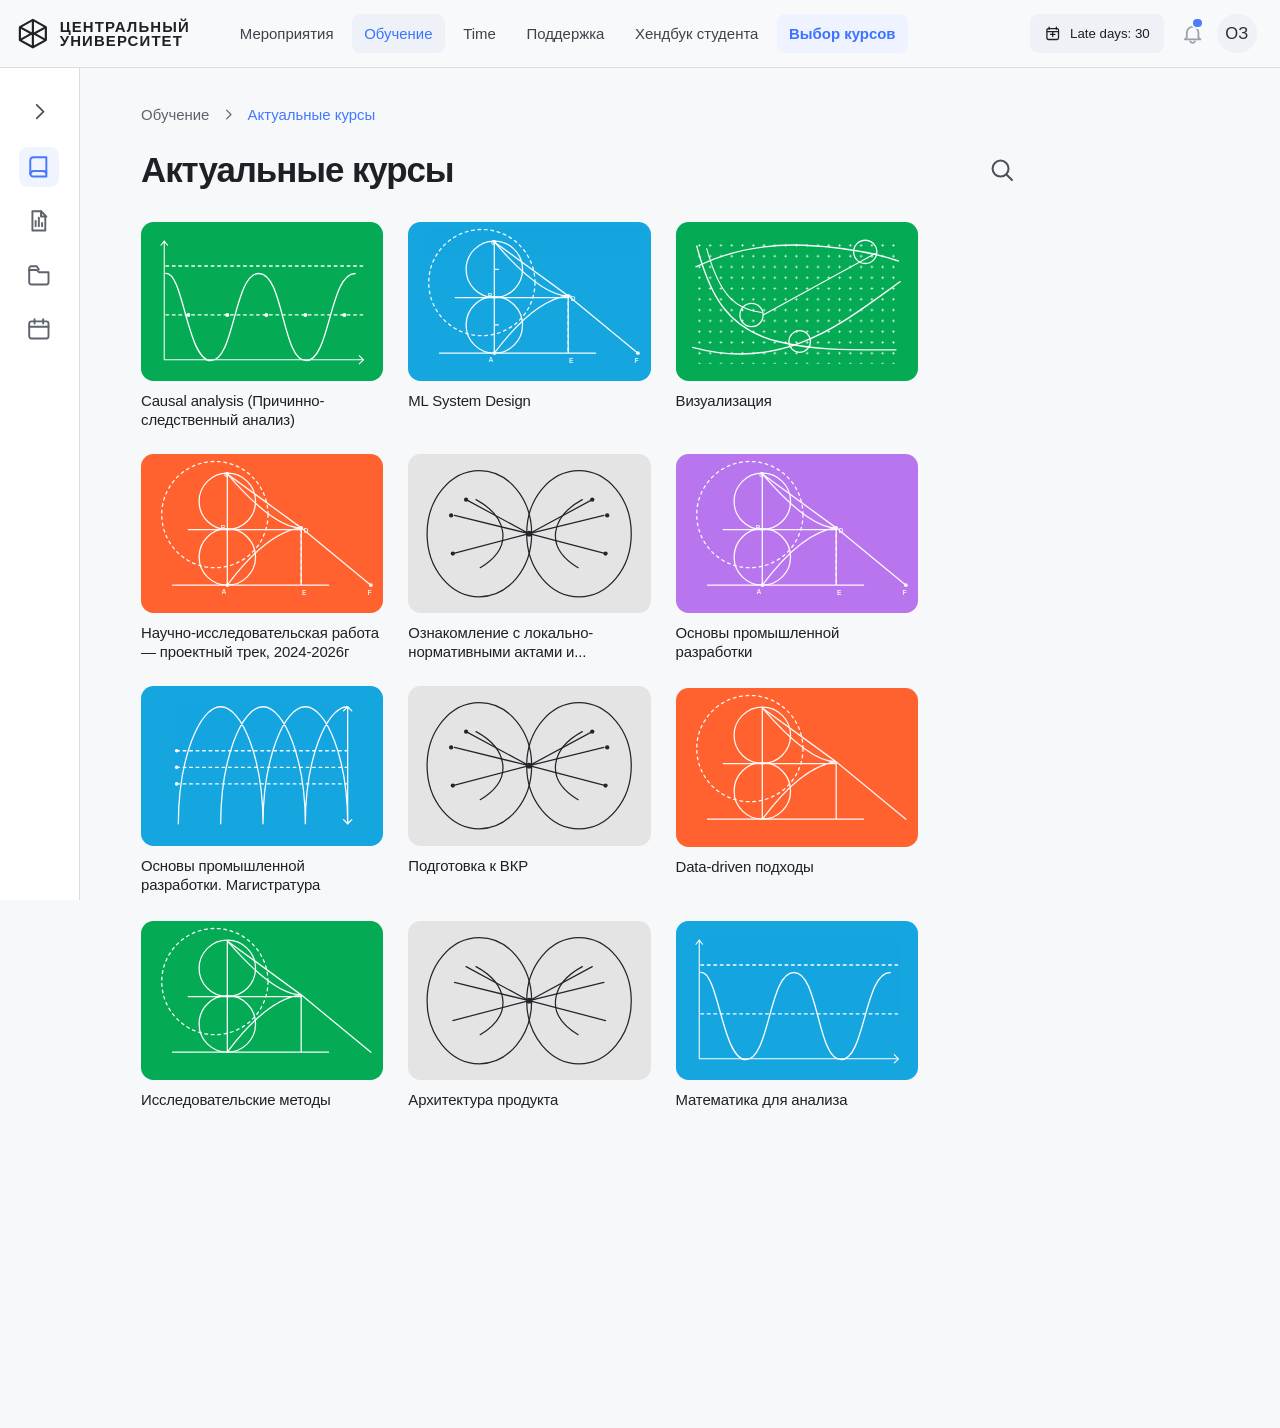
<file: static/lms.html>
<!DOCTYPE html>
<html lang="ru">
<head>
  <meta charset="UTF-8" />
  <meta name="viewport" content="width=device-width, initial-scale=1.0" />
  <title>Актуальные курсы — Центральный университет</title>
  <link rel="stylesheet" href="/static/lms.css" />
</head>
<body>
  <header class="topbar">
    <div class="brand">
      <svg class="brand-mark" viewBox="0 0 46 46" aria-hidden="true">
        <path d="M22 4 4 14v18l18 10 18-10V14L22 4Z" fill="none" stroke="currentColor" stroke-width="3" stroke-linejoin="round"/>
        <path d="M22 4v38M4 14l18 10 18-10M4 32l18-10 18 10" fill="none" stroke="currentColor" stroke-width="3" stroke-linejoin="round"/>
      </svg>
      <div class="brand-text">
        <span>ЦЕНТРАЛЬНЫЙ</span>
        <span>УНИВЕРСИТЕТ</span>
      </div>
    </div>

    <nav class="main-nav" aria-label="Основная навигация">
      <a href="#">Мероприятия</a>
      <a class="active" href="#">Обучение</a>
      <a href="#">Time</a>
      <a href="#">Поддержка</a>
      <a href="#">Хендбук студента</a>
      <a class="course-choice" href="/">Выбор курсов</a>
    </nav>

    <div class="top-actions">
      <button class="late-days" type="button">
        <svg viewBox="0 0 24 24" aria-hidden="true"><path d="M7 3v3M17 3v3M4.5 9h15M6 5h12a2 2 0 0 1 2 2v11a2 2 0 0 1-2 2H6a2 2 0 0 1-2-2V7a2 2 0 0 1 2-2Z"/><path d="M9 13h6M12 10v6"/></svg>
        <span>Late days: 30</span>
      </button>
      <button class="bell" type="button" aria-label="Уведомления">
        <span class="dot"></span>
        <svg viewBox="0 0 24 24" aria-hidden="true"><path d="M18 16v-5a6 6 0 0 0-12 0v5l-2 2h16l-2-2Z"/><path d="M9.5 20a2.8 2.8 0 0 0 5 0"/></svg>
      </button>
      <div class="avatar">ОЗ</div>
    </div>
  </header>

  <div class="layout">
    <aside class="sidebar" aria-label="Боковая навигация">
      <button class="collapse" type="button" aria-label="Свернуть меню">
        <svg viewBox="0 0 24 24"><path d="m9 5 7 7-7 7"/></svg>
      </button>
      <div class="side-icons">
        <button class="side-icon active" type="button" aria-label="Курсы">
          <svg viewBox="0 0 24 24"><path d="M4 5.8A3 3 0 0 1 7 3h12v15.2A2.8 2.8 0 0 0 16.2 16H7a3 3 0 0 0-3 3V5.8Z"/><path d="M4 19a3 3 0 0 1 3-3h9.2A2.8 2.8 0 0 1 19 18.8V21H7a3 3 0 0 1-3-2Z"/></svg>
        </button>
        <button class="side-icon" type="button" aria-label="Статистика">
          <svg viewBox="0 0 24 24"><path d="M6 3h8l4 4v14H6V3Z"/><path d="M14 3v5h5"/><path d="M9 17v-5M12 17V9M15 17v-3"/></svg>
        </button>
        <button class="side-icon" type="button" aria-label="Файлы">
          <svg viewBox="0 0 24 24"><path d="M3 7.5h7l2 2h9v9.5a2 2 0 0 1-2 2H5a2 2 0 0 1-2-2V7.5Z"/><path d="M3 8V6a2 2 0 0 1 2-2h5l2 3"/></svg>
        </button>
        <button class="side-icon" type="button" aria-label="Календарь">
          <svg viewBox="0 0 24 24"><path d="M5 5h14a2 2 0 0 1 2 2v12a2 2 0 0 1-2 2H5a2 2 0 0 1-2-2V7a2 2 0 0 1 2-2Z"/><path d="M8 3v4M16 3v4M3 10h18"/></svg>
        </button>
      </div>
    </aside>

    <main class="content">
      <div class="breadcrumbs">
        <span>Обучение</span>
        <svg viewBox="0 0 24 24"><path d="m9 5 7 7-7 7"/></svg>
        <a href="#">Актуальные курсы</a>
      </div>

      <div class="page-head">
        <h1>Актуальные курсы</h1>
        <button class="search" type="button" aria-label="Поиск">
          <svg viewBox="0 0 24 24"><path d="m21 21-4.4-4.4"/><circle cx="11" cy="11" r="7"/></svg>
        </button>
      </div>

      <section class="course-grid" aria-label="Список курсов">
        <article class="course-card">
          <div class="cover green">
            <svg class="art wave" viewBox="0 0 292 192" aria-hidden="true">
              <path d="M28 166H268M28 166V23" class="thin"/>
              <path d="M263 161l5 5-5 5M24 28l4-5 4 5" class="thin"/>
              <path d="M30 53H267M30 112H267" class="dash"/>
              <path d="M30 62c21-2 26 105 54 105 29 0 28-105 58-105s28 105 57 105c29 0 28-105 59-105" class="main-line"/>
              <circle cx="57" cy="112" r="2.4"/><circle cx="104" cy="112" r="2.4"/><circle cx="151" cy="112" r="2.4"/><circle cx="198" cy="112" r="2.4"/><circle cx="245" cy="112" r="2.4"/>
            </svg>
          </div>
          <h2>Causal analysis (Причинно-следственный анализ)</h2>
        </article>

        <article class="course-card">
          <div class="cover blue">
            <svg class="art geometry" viewBox="0 0 292 192" aria-hidden="true">
              <circle cx="89" cy="73" r="64" class="dash"/>
              <circle cx="104" cy="57" r="34"/>
              <circle cx="104" cy="124" r="34"/>
              <path d="M104 24v134M38 158h188M104 24 193 89 277 158M104 158c33-44 62-66 89-69M104 24c37 43 66 65 89 65M57 91H193M193 89v69M193 89h3M105 57h4M105 124h4"/>
              <path d="M193 89v69" class="dash"/>
              <circle cx="104" cy="24" r="2.2"/><circle cx="104" cy="158" r="2.2"/><circle cx="193" cy="89" r="2.2"/><circle cx="277" cy="158" r="2.2"/>
              <text x="97" y="169">A</text><text x="96" y="92">B</text><text x="100" y="28">C</text><text x="196" y="95">D</text><text x="194" y="170">E</text><text x="273" y="170">F</text>
            </svg>
          </div>
          <h2>ML System Design</h2>
        </article>

        <article class="course-card">
          <div class="cover green dots">
            <svg class="art viz" viewBox="0 0 292 192" aria-hidden="true">
              <path d="M25 29c15 57 36 100 98 115 43 11 87 10 142 10" class="main-line"/>
              <path d="M24 54c33-16 77-28 130-26 44 2 79 7 114 19" class="main-line"/>
              <path d="M20 151c44 12 86 11 129-5 45-17 79-44 121-74" class="main-line"/>
              <path d="M37 32c16 59 37 74 66 77" class="thin"/>
              <path d="M105 112 240 38" class="thin"/>
              <circle cx="91" cy="112" r="14"/><circle cx="149" cy="144" r="13"/><circle cx="228" cy="36" r="14"/>
            </svg>
          </div>
          <h2>Визуализация</h2>
        </article>

        <article class="course-card">
          <div class="cover orange">
            <svg class="art geometry" viewBox="0 0 292 192" aria-hidden="true">
              <circle cx="89" cy="73" r="64" class="dash"/>
              <circle cx="104" cy="57" r="34"/>
              <circle cx="104" cy="124" r="34"/>
              <path d="M104 24v134M38 158h188M104 24 193 89 277 158M104 158c33-44 62-66 89-69M104 24c37 43 66 65 89 65M57 91H193M193 89v69"/>
              <path d="M193 89v69" class="dash"/>
              <circle cx="104" cy="24" r="2.2"/><circle cx="104" cy="158" r="2.2"/><circle cx="193" cy="89" r="2.2"/><circle cx="277" cy="158" r="2.2"/>
              <text x="97" y="169">A</text><text x="96" y="92">B</text><text x="100" y="28">C</text><text x="196" y="95">D</text><text x="194" y="170">E</text><text x="273" y="170">F</text>
            </svg>
          </div>
          <h2>Научно-исследовательская работа — проектный трек, 2024-2026г</h2>
        </article>

        <article class="course-card">
          <div class="cover gray">
            <svg class="art bow" viewBox="0 0 292 192" aria-hidden="true">
              <ellipse cx="86" cy="96" rx="63" ry="76"/><ellipse cx="206" cy="96" rx="63" ry="76"/>
              <path d="M82 55c37 20 47 57 5 82M210 55c-37 20-47 57-5 82"/>
              <path d="M146 96 56 74M146 96 70 55M146 96 54 120M146 96 236 74M146 96 222 55M146 96 238 120"/>
              <circle cx="146" cy="96" r="3.5"/><circle cx="52" cy="74" r="2.6"/><circle cx="70" cy="55" r="2.6"/><circle cx="54" cy="120" r="2.6"/><circle cx="240" cy="74" r="2.6"/><circle cx="222" cy="55" r="2.6"/><circle cx="238" cy="120" r="2.6"/>
            </svg>
          </div>
          <h2>Ознакомление с локально-нормативными актами и...</h2>
        </article>

        <article class="course-card">
          <div class="cover purple">
            <svg class="art geometry" viewBox="0 0 292 192" aria-hidden="true">
              <circle cx="89" cy="73" r="64" class="dash"/>
              <circle cx="104" cy="57" r="34"/>
              <circle cx="104" cy="124" r="34"/>
              <path d="M104 24v134M38 158h188M104 24 193 89 277 158M104 158c33-44 62-66 89-69M104 24c37 43 66 65 89 65M57 91H193M193 89v69"/>
              <path d="M193 89v69" class="dash"/>
              <circle cx="104" cy="24" r="2.2"/><circle cx="104" cy="158" r="2.2"/><circle cx="193" cy="89" r="2.2"/><circle cx="277" cy="158" r="2.2"/>
              <text x="97" y="169">A</text><text x="96" y="92">B</text><text x="100" y="28">C</text><text x="196" y="95">D</text><text x="194" y="170">E</text><text x="273" y="170">F</text>
            </svg>
          </div>
          <h2>Основы промышленной разработки</h2>
        </article>

        <article class="course-card">
          <div class="cover blue">
            <svg class="art coils" viewBox="0 0 292 192" aria-hidden="true">
              <path d="M45 166c0-77 25-141 51-141s51 64 51 141M96 166c0-77 25-141 51-141s51 64 51 141M147 166c0-77 25-141 51-141s51 64 51 141M198 166c0-77 25-141 51-141"/>
              <path d="M43 78H248M43 98H248M43 118H248" class="dash"/>
              <path d="M249 25v141M244 30l5-5 5 5M244 161l5 5 5-5"/>
              <circle cx="43" cy="78" r="2.2"/><circle cx="43" cy="98" r="2.2"/><circle cx="43" cy="118" r="2.2"/>
            </svg>
          </div>
          <h2>Основы промышленной разработки. Магистратура</h2>
        </article>

        <article class="course-card">
          <div class="cover gray">
            <svg class="art bow" viewBox="0 0 292 192" aria-hidden="true">
              <ellipse cx="86" cy="96" rx="63" ry="76"/><ellipse cx="206" cy="96" rx="63" ry="76"/>
              <path d="M82 55c37 20 47 57 5 82M210 55c-37 20-47 57-5 82"/>
              <path d="M146 96 56 74M146 96 70 55M146 96 54 120M146 96 236 74M146 96 222 55M146 96 238 120"/>
              <circle cx="146" cy="96" r="3.5"/><circle cx="52" cy="74" r="2.6"/><circle cx="70" cy="55" r="2.6"/><circle cx="54" cy="120" r="2.6"/><circle cx="240" cy="74" r="2.6"/><circle cx="222" cy="55" r="2.6"/><circle cx="238" cy="120" r="2.6"/>
            </svg>
          </div>
          <h2>Подготовка к ВКР</h2>
        </article>

        <article class="course-card">
          <div class="cover orange crop-low">
            <svg class="art geometry" viewBox="0 0 292 192" aria-hidden="true">
              <circle cx="89" cy="73" r="64" class="dash"/><circle cx="104" cy="57" r="34"/><circle cx="104" cy="124" r="34"/>
              <path d="M104 24v134M38 158h188M104 24 193 89 277 158M104 158c33-44 62-66 89-69M104 24c37 43 66 65 89 65M57 91H193M193 89v69"/>
            </svg>
          </div>
          <h2>Data-driven подходы</h2>
        </article>

        <article class="course-card">
          <div class="cover green crop-low">
            <svg class="art geometry" viewBox="0 0 292 192" aria-hidden="true">
              <circle cx="89" cy="73" r="64" class="dash"/><circle cx="104" cy="57" r="34"/><circle cx="104" cy="124" r="34"/>
              <path d="M104 24v134M38 158h188M104 24 193 89 277 158M104 158c33-44 62-66 89-69M104 24c37 43 66 65 89 65M57 91H193M193 89v69"/>
            </svg>
          </div>
          <h2>Исследовательские методы</h2>
        </article>

        <article class="course-card">
          <div class="cover gray crop-low">
            <svg class="art bow" viewBox="0 0 292 192" aria-hidden="true">
              <ellipse cx="86" cy="96" rx="63" ry="76"/><ellipse cx="206" cy="96" rx="63" ry="76"/>
              <path d="M82 55c37 20 47 57 5 82M210 55c-37 20-47 57-5 82"/>
              <path d="M146 96 56 74M146 96 70 55M146 96 54 120M146 96 236 74M146 96 222 55M146 96 238 120"/>
              <circle cx="146" cy="96" r="3.5"/>
            </svg>
          </div>
          <h2>Архитектура продукта</h2>
        </article>

        <article class="course-card">
          <div class="cover blue crop-low">
            <svg class="art wave" viewBox="0 0 292 192" aria-hidden="true">
              <path d="M28 166H268M28 166V23" class="thin"/>
              <path d="M263 161l5 5-5 5M24 28l4-5 4 5" class="thin"/>
              <path d="M30 53H267M30 112H267" class="dash"/>
              <path d="M30 62c21-2 26 105 54 105 29 0 28-105 58-105s28 105 57 105c29 0 28-105 59-105" class="main-line"/>
            </svg>
          </div>
          <h2>Математика для анализа</h2>
        </article>
      </section>
    </main>
  </div>
</body>
</html>
</file>
<file: static/lms.css>
* {
  box-sizing: border-box;
}

:root {
  --page: #f7f8fa;
  --surface: #ffffff;
  --line: #d9dce2;
  --text: #1f2026;
  --muted: #5f636d;
  --blue: #3e78ff;
  --blue-card: #15a5df;
  --green-card: #05aa55;
  --orange-card: #ff612f;
  --purple-card: #b875ee;
  --gray-card: #e4e4e4;
  --side-width: 96px;
  --top-height: 82px;
}

html,
body {
  margin: 0;
  min-height: 100%;
  background: var(--page);
  color: var(--text);
  font-family: Inter, -apple-system, BlinkMacSystemFont, "Segoe UI", Roboto, Arial, sans-serif;
}

button,
a {
  font: inherit;
}

.topbar {
  position: fixed;
  top: 0;
  left: 0;
  right: 0;
  z-index: 10;
  height: var(--top-height);
  display: flex;
  align-items: center;
  gap: 24px;
  padding: 0 28px 0 20px;
  background: #f8f9fb;
  border-bottom: 1px solid var(--line);
}

.brand {
  width: 230px;
  display: flex;
  align-items: center;
  gap: 12px;
  color: #202124;
  flex: 0 0 auto;
}

.brand-mark {
  width: 40px;
  height: 40px;
  color: #202124;
}

.brand-text {
  display: flex;
  flex-direction: column;
  justify-content: center;
  letter-spacing: .075em;
  line-height: .92;
  font-size: 18px;
  font-weight: 850;
}

.main-nav {
  display: flex;
  align-items: center;
  gap: 7px;
  min-width: 0;
  flex: 1 1 auto;
  height: 100%;
}

.main-nav a {
  display: inline-flex;
  align-items: center;
  height: 48px;
  padding: 0 15px;
  border-radius: 10px;
  text-decoration: none;
  color: #3f424a;
  font-size: 18px;
  white-space: nowrap;
}

.main-nav a.active {
  background: #eef2f8;
  color: #3b73ff;
}


/* Course tree integration button */
.main-nav a.course-choice {
  background: #eef3ff;
  color: #3b73ff;
  font-weight: 650;
}

.main-nav a.course-choice:hover {
  background: #e4ecff;
}

.top-actions {
  display: flex;
  align-items: center;
  gap: 15px;
  flex: 0 0 auto;
}

.late-days,
.bell,
.side-icon,
.collapse,
.search {
  border: 0;
  background: none;
  color: inherit;
  cursor: default;
}

.late-days {
  height: 48px;
  display: flex;
  align-items: center;
  gap: 10px;
  padding: 0 17px;
  border-radius: 10px;
  background: #eef1f6;
  font-size: 16px;
  color: #1f2026;
}

.late-days svg {
  width: 21px;
  height: 21px;
  fill: none;
  stroke: currentColor;
  stroke-width: 1.8;
  stroke-linecap: round;
  stroke-linejoin: round;
}

.bell {
  position: relative;
  width: 34px;
  height: 40px;
  display: grid;
  place-items: center;
  color: #9da1aa;
}

.bell svg {
  width: 28px;
  height: 28px;
  fill: none;
  stroke: currentColor;
  stroke-width: 1.85;
  stroke-linecap: round;
  stroke-linejoin: round;
}

.bell .dot {
  position: absolute;
  right: 1px;
  top: 0;
  width: 15px;
  height: 15px;
  border-radius: 50%;
  background: #4b7cff;
  border: 3px solid #f8f9fb;
}

.avatar {
  width: 48px;
  height: 48px;
  border-radius: 50%;
  display: grid;
  place-items: center;
  background: #eef1f6;
  color: #2b2d33;
  font-size: 20px;
  letter-spacing: .01em;
}

.layout {
  display: flex;
  padding-top: var(--top-height);
}

.sidebar {
  position: fixed;
  left: 0;
  top: var(--top-height);
  bottom: 0;
  width: var(--side-width);
  border-right: 1px solid var(--line);
  background: #fff;
  display: flex;
  flex-direction: column;
  align-items: center;
}

.collapse {
  width: 52px;
  height: 62px;
  margin-top: 22px;
  display: grid;
  place-items: center;
  color: #4a4f58;
}

.collapse svg,
.side-icon svg,
.search svg {
  width: 28px;
  height: 28px;
  fill: none;
  stroke: currentColor;
  stroke-width: 1.8;
  stroke-linecap: round;
  stroke-linejoin: round;
}

.side-icons {
  width: 100%;
  display: flex;
  flex-direction: column;
  align-items: center;
  gap: 17px;
  margin-top: 11px;
}

.side-icon {
  width: 48px;
  height: 48px;
  display: grid;
  place-items: center;
  border-radius: 10px;
  color: #5e636c;
}

.side-icon.active {
  color: #4777ff;
  background: #f0f4ff;
}

.side-icon svg {
  width: 31px;
  height: 31px;
}

.content {
  width: 100%;
  margin-left: var(--side-width);
  padding: 34px 0 92px 174px;
}

.breadcrumbs {
  height: 44px;
  display: flex;
  align-items: center;
  gap: 14px;
  color: #5d626b;
  font-size: 18px;
}

.breadcrumbs a {
  color: #4378ff;
  text-decoration: none;
}

.breadcrumbs svg {
  width: 18px;
  height: 18px;
  fill: none;
  stroke: currentColor;
  stroke-width: 1.9;
  stroke-linecap: round;
  stroke-linejoin: round;
}

.page-head {
  width: 1260px;
  display: flex;
  align-items: center;
  justify-content: space-between;
  margin-top: 19px;
  margin-bottom: 36px;
}

h1 {
  margin: 0;
  font-size: 42px;
  line-height: 1.08;
  letter-spacing: -.03em;
  font-weight: 830;
}

.search {
  width: 52px;
  height: 52px;
  margin-right: 1px;
  display: grid;
  place-items: center;
  color: #4c5159;
}

.search svg {
  width: 33px;
  height: 33px;
}

.course-grid {
  width: 1260px;
  display: grid;
  grid-template-columns: repeat(4, 292px);
  column-gap: 30px;
  row-gap: 30px;
}

.course-card {
  min-width: 0;
}

.cover {
  position: relative;
  width: 292px;
  height: 192px;
  overflow: hidden;
  border-radius: 15px;
  display: block;
}

.cover.green { background: var(--green-card); }
.cover.blue { background: var(--blue-card); }
.cover.orange { background: var(--orange-card); }
.cover.purple { background: var(--purple-card); }
.cover.gray { background: var(--gray-card); }

.cover.dots::before {
  content: "";
  position: absolute;
  inset: 22px 22px 21px 22px;
  background-image: radial-gradient(circle, rgba(255,255,255,.9) 1.15px, transparent 1.25px);
  background-size: 13px 13px;
  opacity: .95;
}

.art {
  position: absolute;
  inset: 0;
  width: 100%;
  height: 100%;
  color: #fff;
  fill: none;
  stroke: currentColor;
  stroke-width: 1.55;
  stroke-linecap: round;
  stroke-linejoin: round;
}

.art text {
  fill: currentColor;
  stroke: none;
  font-size: 8px;
  font-weight: 700;
  opacity: .9;
}

.art circle {
  fill: none;
}

.art circle[r="2.2"],
.art circle[r="2.4"],
.art circle[r="2.6"],
.art circle[r="3.5"] {
  fill: currentColor;
  stroke: none;
}

.art .main-line {
  stroke-width: 1.65;
}

.art .thin {
  stroke-width: 1.3;
}

.art .dash {
  stroke-dasharray: 3.3 4.5;
}

.geometry {
  transform: translate(0, 0);
  opacity: .96;
}

.wave,
.viz,
.coils {
  opacity: .98;
}

.cover.gray .art {
  color: #22252a;
  stroke-width: 1.5;
}

.cover.gray .art circle[r="2.2"],
.cover.gray .art circle[r="2.4"],
.cover.gray .art circle[r="2.6"],
.cover.gray .art circle[r="3.5"] {
  fill: currentColor;
}

.crop-low {
  margin-top: 2px;
}

.course-card h2 {
  margin: 12px 0 0;
  color: #202125;
  font-size: 18px;
  line-height: 1.28;
  letter-spacing: -.01em;
  font-weight: 500;
  max-width: 292px;
}

@media (max-width: 1400px) {
  .content {
    padding-left: 74px;
  }

  .page-head,
  .course-grid {
    width: calc(100vw - var(--side-width) - 120px);
  }

  .course-grid {
    grid-template-columns: repeat(auto-fit, minmax(270px, 292px));
  }
}

@media (max-width: 900px) {
  :root {
    --side-width: 72px;
  }

  .brand {
    width: auto;
  }

  .brand-text {
    display: none;
  }

  .main-nav {
    gap: 2px;
    overflow-x: auto;
  }

  .main-nav a {
    font-size: 15px;
    padding: 0 10px;
  }

  .late-days span {
    display: none;
  }

  .content {
    padding: 26px 18px 70px 24px;
  }

  .page-head,
  .course-grid {
    width: 100%;
  }

  .course-grid {
    grid-template-columns: repeat(auto-fit, minmax(260px, 1fr));
    gap: 24px;
  }

  .cover,
  .course-card h2 {
    width: 100%;
  }
}



/* =========================
   PRESENTATION SCALE
   ========================= */

/* Имитирует браузерный масштаб 80%, но прямо внутри страницы */
html {
  zoom: 0.83;
}

/* Фолбэк для браузеров без zoom */
@supports not (zoom: 1) {
  body {
    transform: scale(0.8);
    transform-origin: top left;
    width: 125%;
    min-height: 125vh;
  }
}
</file>
